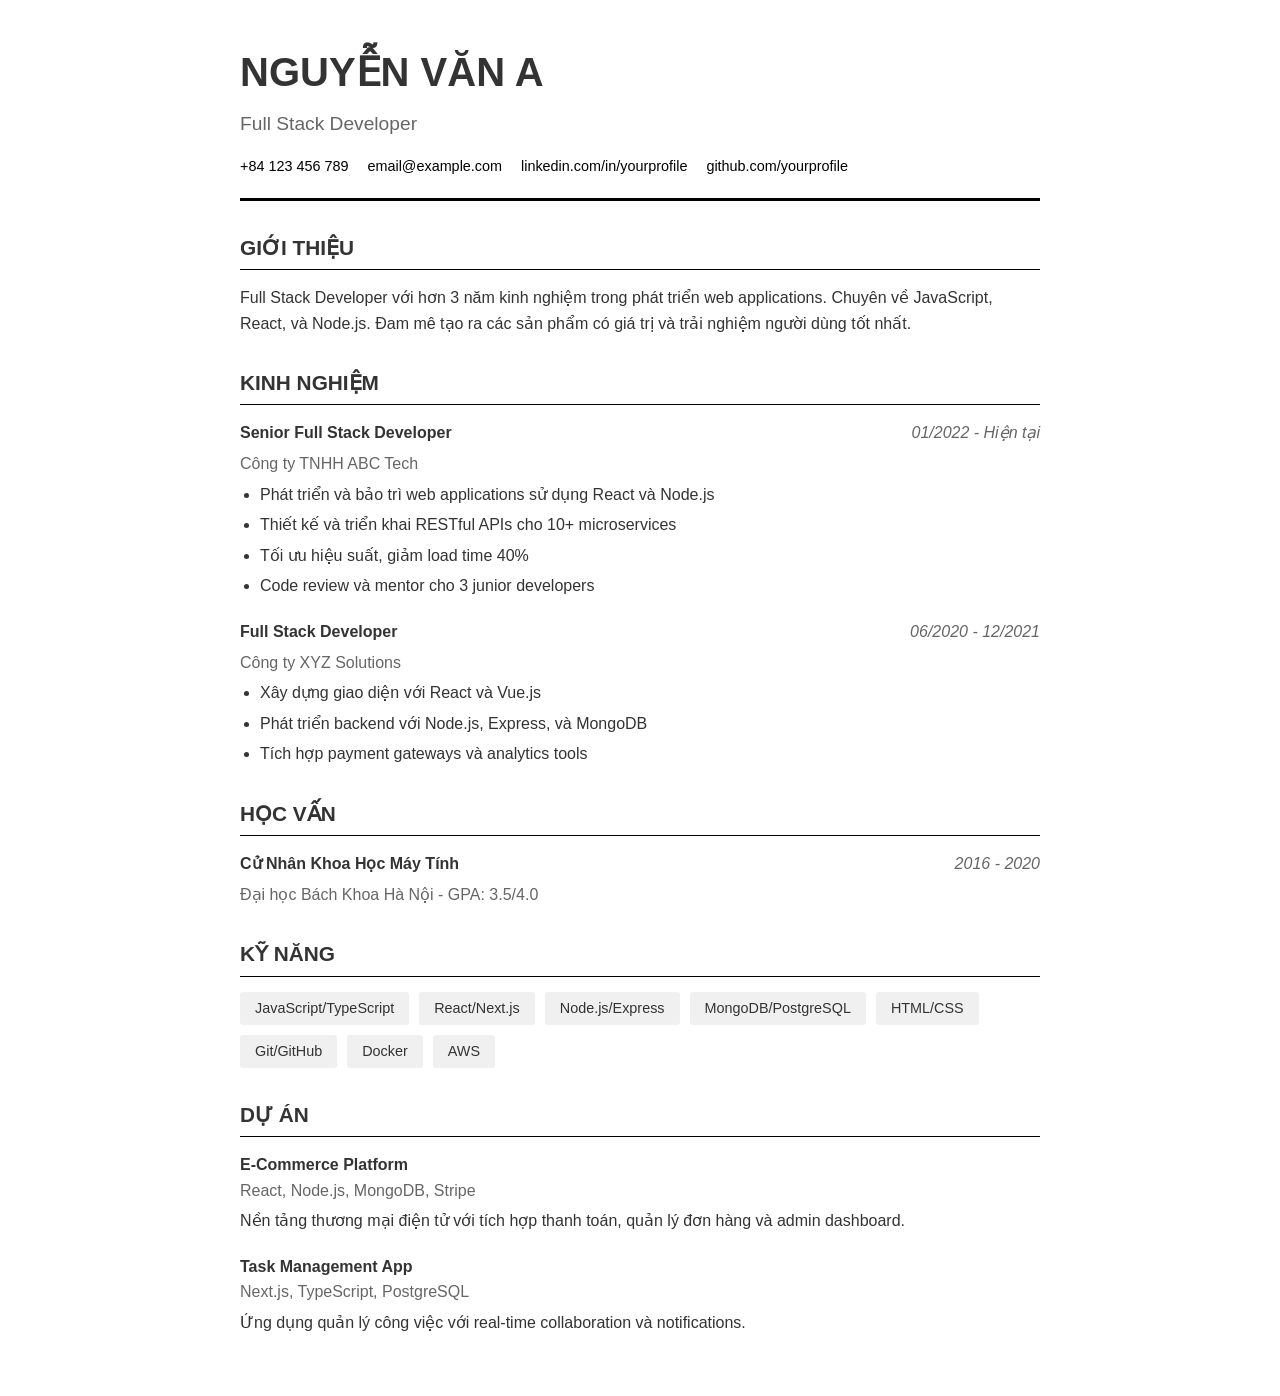
<file: minimalist.html>
<!DOCTYPE html>
<html lang="vi">
<head>
    <meta charset="UTF-8">
    <meta name="viewport" content="width=device-width, initial-scale=1.0">
    <title>CV Minimalist</title>
    <style>
        * {
            margin: 0;
            padding: 0;
            box-sizing: border-box;
        }
        
        body {
            font-family: 'Arial', sans-serif;
            line-height: 1.6;
            color: #333;
            background: #fff;
            padding: 40px 20px;
        }
        
        .container {
            max-width: 800px;
            margin: 0 auto;
            background: white;
        }
        
        header {
            border-bottom: 3px solid #000;
            padding-bottom: 20px;
            margin-bottom: 30px;
        }
        
        h1 {
            font-size: 2.5em;
            font-weight: 700;
            margin-bottom: 5px;
        }
        
        .subtitle {
            font-size: 1.2em;
            color: #666;
            margin-bottom: 15px;
        }
        
        .contact {
            font-size: 0.9em;
            color: #666;
        }
        
        .contact a {
            color: #000;
            text-decoration: none;
            margin-right: 15px;
        }
        
        h2 {
            font-size: 1.3em;
            text-transform: uppercase;
            border-bottom: 1px solid #000;
            padding-bottom: 5px;
            margin: 30px 0 15px 0;
        }
        
        .job {
            margin-bottom: 20px;
        }
        
        .job-header {
            display: flex;
            justify-content: space-between;
            margin-bottom: 5px;
        }
        
        .job-title {
            font-weight: 700;
        }
        
        .job-date {
            color: #666;
            font-style: italic;
        }
        
        .company {
            color: #666;
            margin-bottom: 5px;
        }
        
        ul {
            margin-left: 20px;
        }
        
        li {
            margin-bottom: 5px;
        }
        
        .skills {
            display: flex;
            flex-wrap: wrap;
            gap: 10px;
        }
        
        .skill {
            background: #f0f0f0;
            padding: 5px 15px;
            border-radius: 3px;
            font-size: 0.9em;
        }
        
        @media print {
            body {
                padding: 0;
            }
        }
        
        @media (max-width: 600px) {
            .job-header {
                flex-direction: column;
            }
        }
    </style>
</head>
<body>
    <div class="container">
        <header>
            <h1>NGUYỄN VĂN A</h1>
            <div class="subtitle">Full Stack Developer</div>
            <div class="contact">
                <a href="tel:+84123456789">+84 123 456 789</a>
                <a href="mailto:email@example.com">email@example.com</a>
                <a href="#">linkedin.com/in/yourprofile</a>
                <a href="#">github.com/yourprofile</a>
            </div>
        </header>

        <section>
            <h2>Giới Thiệu</h2>
            <p>
                Full Stack Developer với hơn 3 năm kinh nghiệm trong phát triển web applications. 
                Chuyên về JavaScript, React, và Node.js. Đam mê tạo ra các sản phẩm có giá trị 
                và trải nghiệm người dùng tốt nhất.
            </p>
        </section>

        <section>
            <h2>Kinh Nghiệm</h2>
            
            <div class="job">
                <div class="job-header">
                    <div class="job-title">Senior Full Stack Developer</div>
                    <div class="job-date">01/2022 - Hiện tại</div>
                </div>
                <div class="company">Công ty TNHH ABC Tech</div>
                <ul>
                    <li>Phát triển và bảo trì web applications sử dụng React và Node.js</li>
                    <li>Thiết kế và triển khai RESTful APIs cho 10+ microservices</li>
                    <li>Tối ưu hiệu suất, giảm load time 40%</li>
                    <li>Code review và mentor cho 3 junior developers</li>
                </ul>
            </div>

            <div class="job">
                <div class="job-header">
                    <div class="job-title">Full Stack Developer</div>
                    <div class="job-date">06/2020 - 12/2021</div>
                </div>
                <div class="company">Công ty XYZ Solutions</div>
                <ul>
                    <li>Xây dựng giao diện với React và Vue.js</li>
                    <li>Phát triển backend với Node.js, Express, và MongoDB</li>
                    <li>Tích hợp payment gateways và analytics tools</li>
                </ul>
            </div>
        </section>

        <section>
            <h2>Học Vấn</h2>
            <div class="job">
                <div class="job-header">
                    <div class="job-title">Cử Nhân Khoa Học Máy Tính</div>
                    <div class="job-date">2016 - 2020</div>
                </div>
                <div class="company">Đại học Bách Khoa Hà Nội - GPA: 3.5/4.0</div>
            </div>
        </section>

        <section>
            <h2>Kỹ Năng</h2>
            <div class="skills">
                <span class="skill">JavaScript/TypeScript</span>
                <span class="skill">React/Next.js</span>
                <span class="skill">Node.js/Express</span>
                <span class="skill">MongoDB/PostgreSQL</span>
                <span class="skill">HTML/CSS</span>
                <span class="skill">Git/GitHub</span>
                <span class="skill">Docker</span>
                <span class="skill">AWS</span>
            </div>
        </section>

        <section>
            <h2>Dự Án</h2>
            <div class="job">
                <div class="job-title">E-Commerce Platform</div>
                <div class="company">React, Node.js, MongoDB, Stripe</div>
                <p>Nền tảng thương mại điện tử với tích hợp thanh toán, quản lý đơn hàng và admin dashboard.</p>
            </div>
            <div class="job">
                <div class="job-title">Task Management App</div>
                <div class="company">Next.js, TypeScript, PostgreSQL</div>
                <p>Ứng dụng quản lý công việc với real-time collaboration và notifications.</p>
            </div>
        </section>
    </div>
</body>
</html>
</file>
